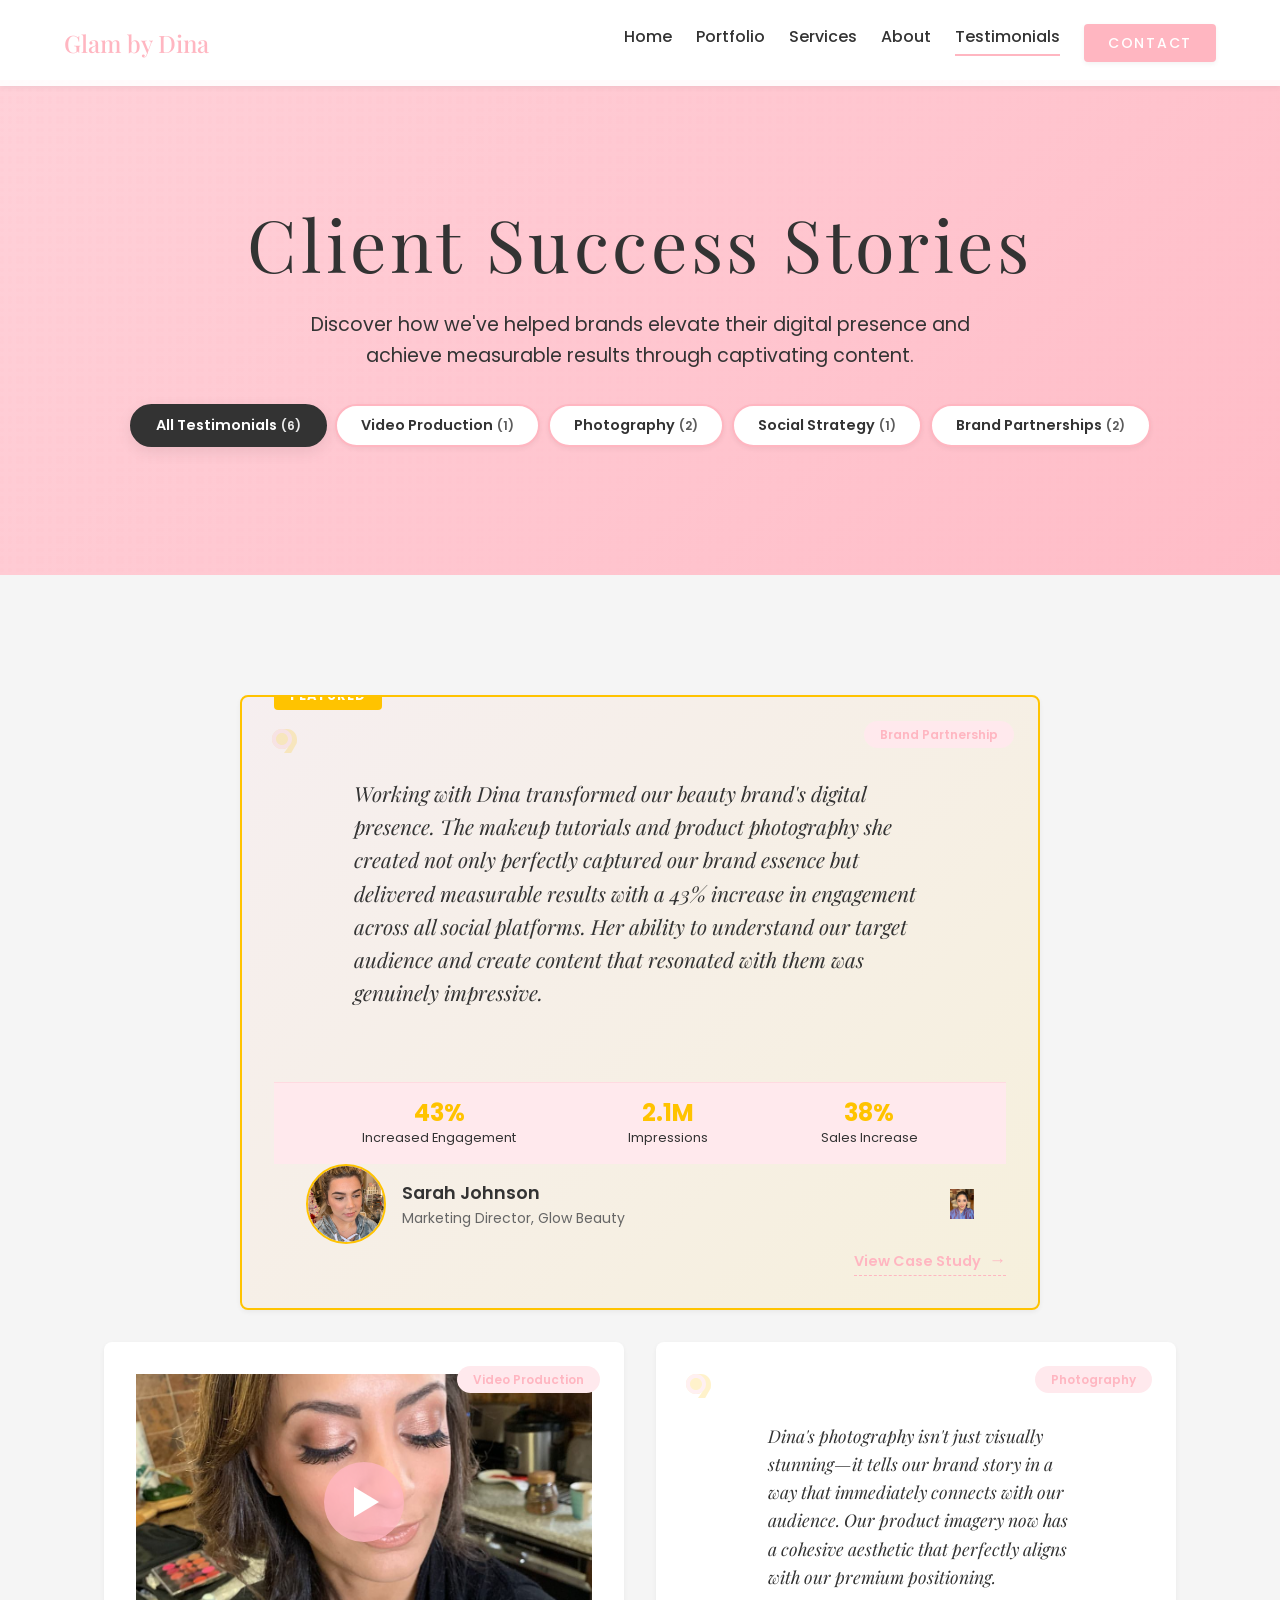
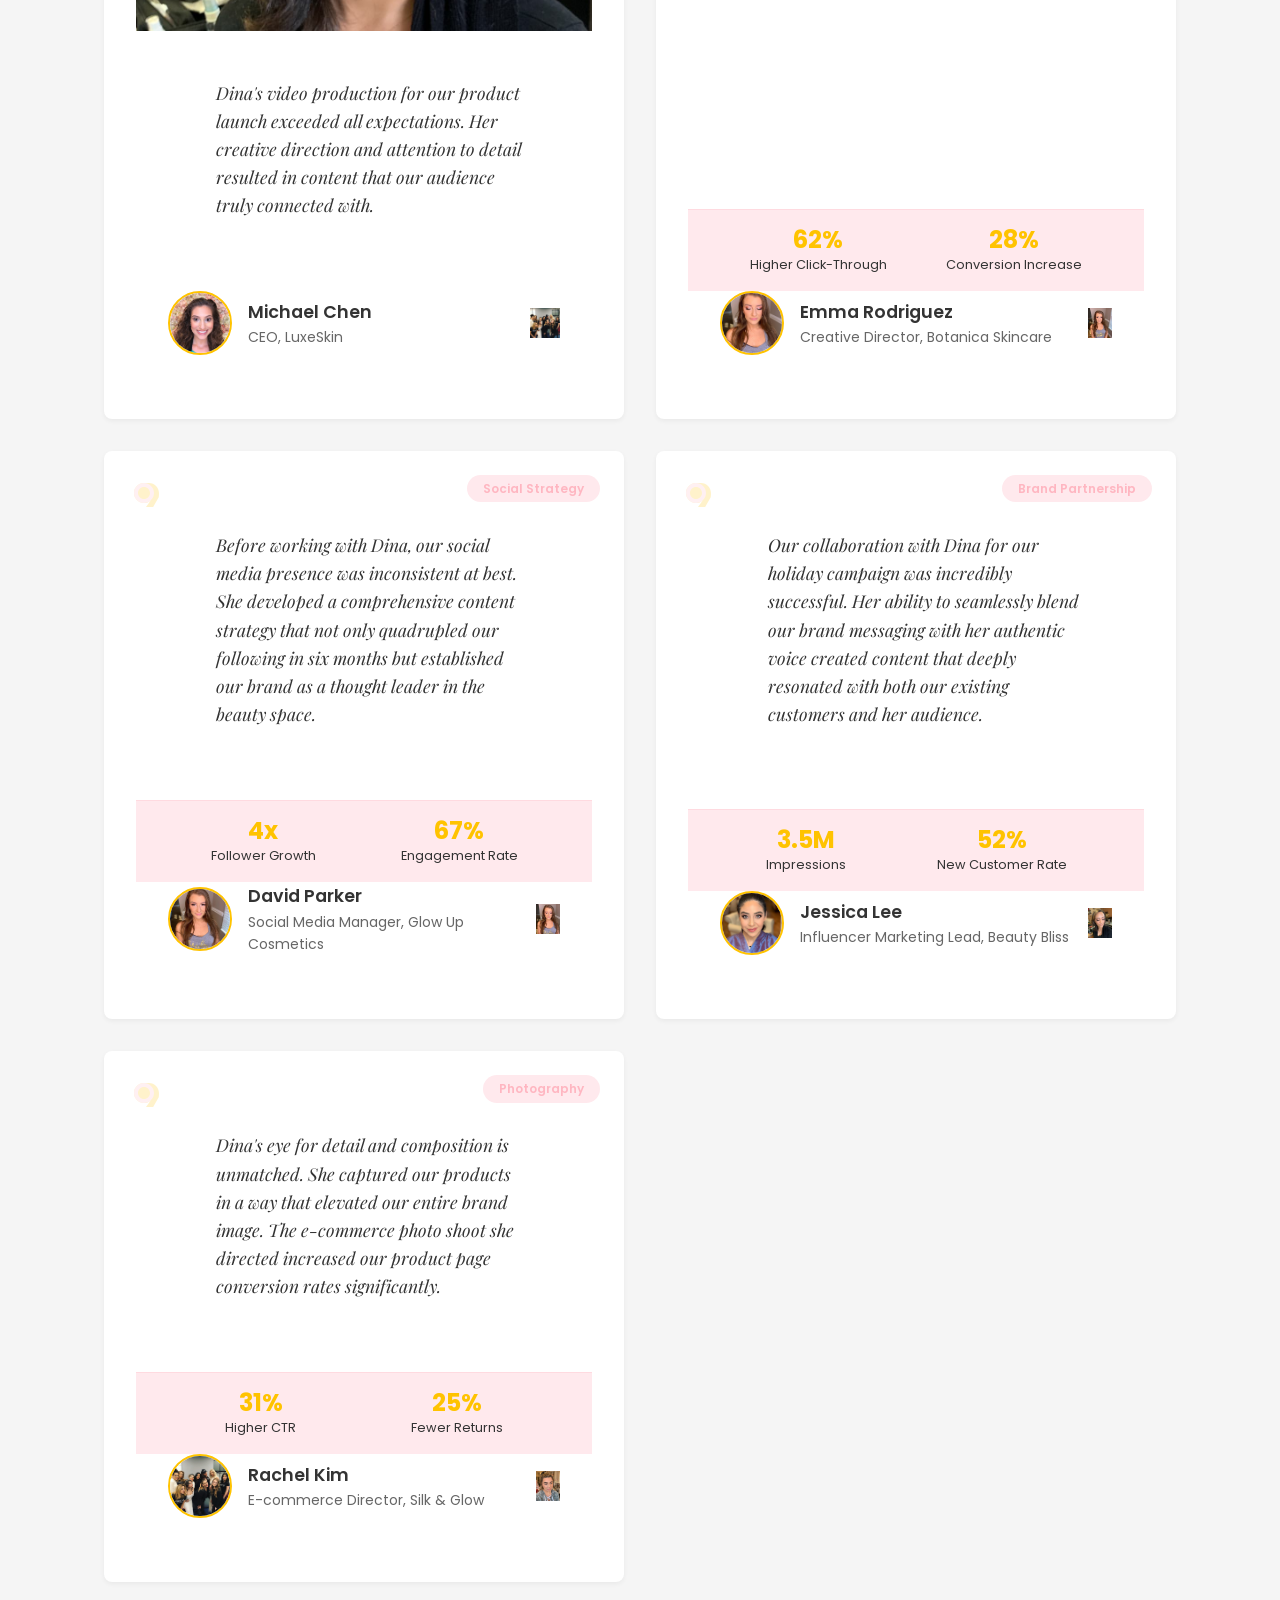
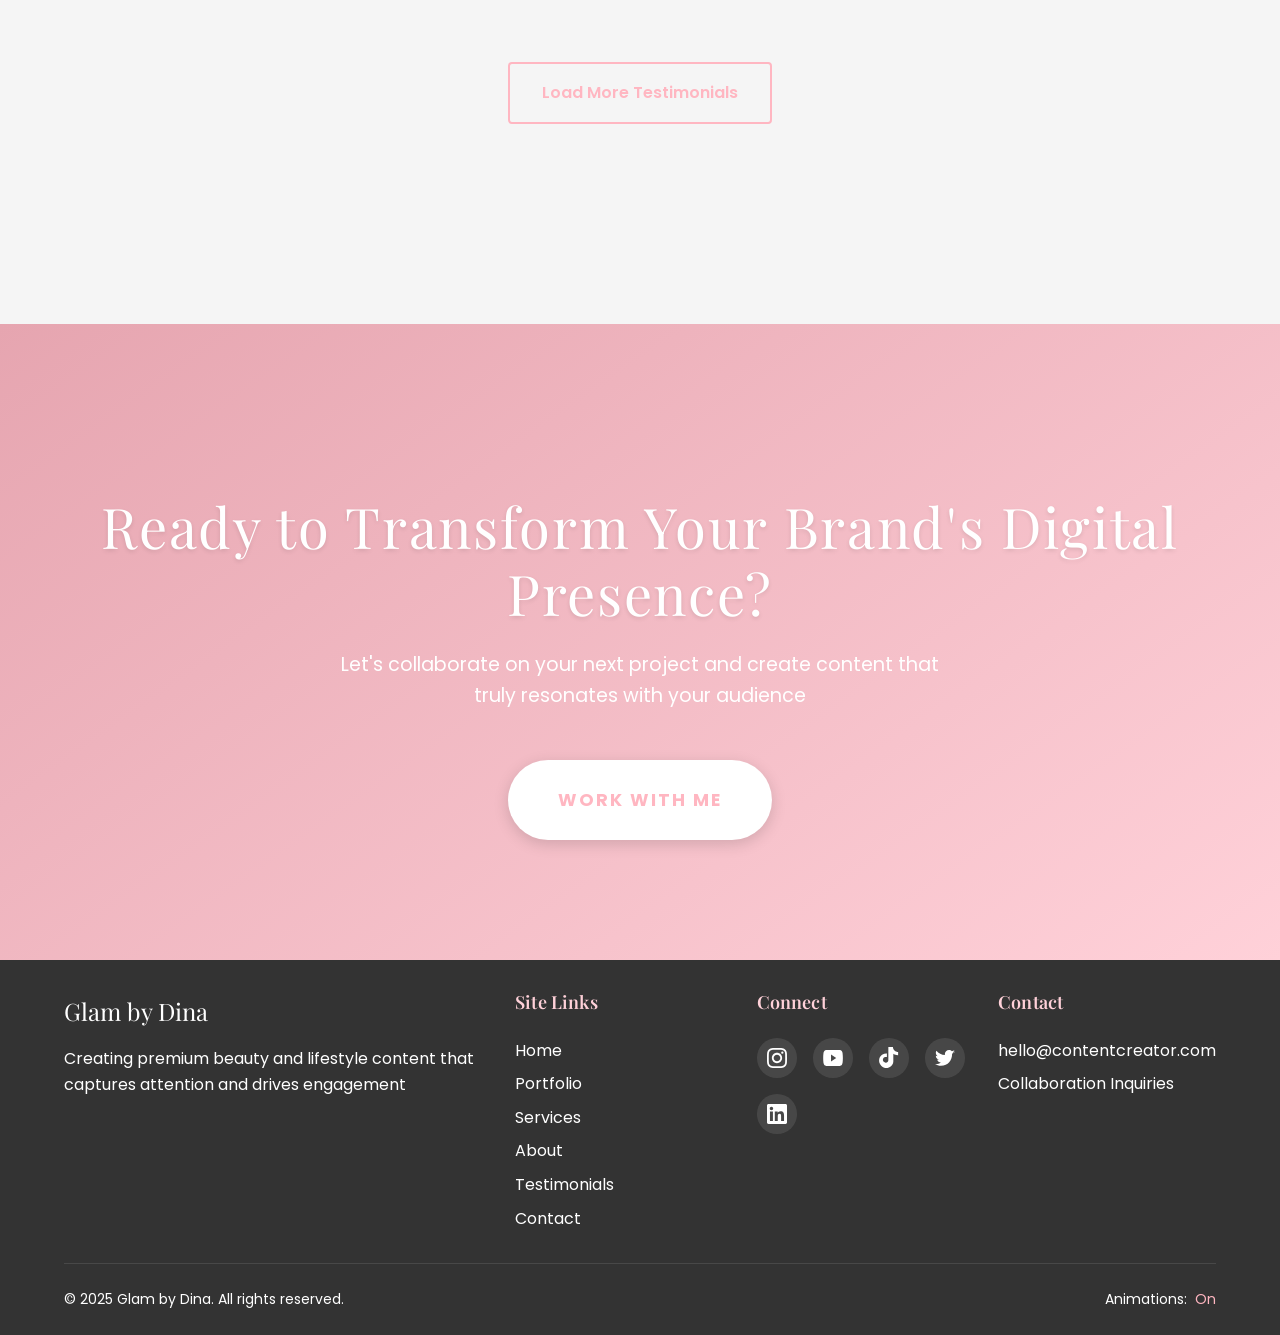
<file: testimonials.html>
<!DOCTYPE html>
<html lang="en">
<head>
    <meta charset="UTF-8">
    <meta name="viewport" content="width=device-width, initial-scale=1.0">
    <title>Client Testimonials - Glam by Dina</title>
    <link rel="preconnect" href="https://fonts.googleapis.com">
    <link rel="preconnect" href="https://fonts.gstatic.com" crossorigin>
    <link href="https://fonts.googleapis.com/css2?family=Playfair+Display:wght@300;400;500;600;700&family=Poppins:wght@300;400;500;600&display=swap" rel="stylesheet">
    <link rel="stylesheet" href="css/reset.css">
    <link rel="stylesheet" href="css/style.css">
    <link rel="stylesheet" href="css/testimonials.css">
    <link rel="stylesheet" href="css/call-to-action.css">
    <link rel="stylesheet" href="css/falling-photos.css">
</head>
<body>
    <header class="site-header">
        <div class="container">
            <div class="logo">
                <a href="index.html">Glam by Dina</a>
            </div>
            <nav class="main-nav">
                <ul>
                    <li><a href="index.html">Home</a></li>
                    <li><a href="portfolio.html">Portfolio</a></li>
                    <li><a href="services.html">Services</a></li>
                    <li><a href="about.html">About</a></li>
                    <li><a href="testimonials.html" class="active">Testimonials</a></li>
                    <li><a href="contact.html" class="cta-button">Contact</a></li>
                </ul>
                <div class="hamburger-menu">
                    <span></span>
                    <span></span>
                    <span></span>
                </div>
            </nav>
        </div>
    </header>

    <main>
        <!-- Testimonials Hero Section -->
        <section class="testimonials-hero">
            <div class="container">
                <h1>Client Success Stories</h1>
                <p>Discover how we've helped brands elevate their digital presence and achieve measurable results through captivating content.</p>
                <div class="testimonial-filter animate-on-scroll">
                    <button class="filter-button active" data-filter="all">All Testimonials</button>
                    <button class="filter-button" data-filter="video">Video Production</button>
                    <button class="filter-button" data-filter="photography">Photography</button>
                    <button class="filter-button" data-filter="social">Social Strategy</button>
                    <button class="filter-button" data-filter="brand">Brand Partnerships</button>
                </div>
            </div>
        </section>

        <!-- Testimonials Grid -->
        <section class="testimonials-section">
            <div class="testimonials-grid">
                <!-- Featured Testimonial -->
                <div class="testimonial-card featured-testimonial animate-on-scroll" data-category="brand">
                    <div class="service-tag">Brand Partnership</div>
                    <div class="testimonial-content">
                        <div class="quote-marks"></div>
                        <blockquote>
                            Working with Dina transformed our beauty brand's digital presence. The makeup tutorials and product photography she created not only perfectly captured our brand essence but delivered measurable results with a 43% increase in engagement across all social platforms. Her ability to understand our target audience and create content that resonated with them was genuinely impressive.
                        </blockquote>
                    </div>
                    <div class="testimonial-results">
                        <div class="result-metric">
                            <span class="metric-value">43%</span>
                            <span class="metric-label">Increased Engagement</span>
                        </div>
                        <div class="result-metric">
                            <span class="metric-value">2.1M</span>
                            <span class="metric-label">Impressions</span>
                        </div>
                        <div class="result-metric">
                            <span class="metric-value">38%</span>
                            <span class="metric-label">Sales Increase</span>
                        </div>
                    </div>
                    <div class="client-info">
                        <div class="client-image">
                            <img src="images/glam_by_dina7.jpg" alt="Sarah Johnson">
                        </div>
                        <div class="client-details">
                            <div class="client-name">Sarah Johnson</div>
                            <div class="client-position">Marketing Director, Glow Beauty</div>
                        </div>
                        <img src="images/glam_by_dina3.jpg" alt="Brand logo" class="partnership-logo">
                    </div>
                    <a href="#" class="case-study-link">View Case Study</a>
                </div>

                <!-- Video Testimonial -->
                <div class="testimonial-card video-testimonial animate-on-scroll" data-category="video">
                    <div class="video-thumbnail">
                        <img src="images/glam_by_dina6.jpg" alt="Video testimonial thumbnail">
                        <div class="play-button"></div>
                    </div>
                    <div class="service-tag">Video Production</div>
                    <div class="testimonial-content">
                        <blockquote>
                            Dina's video production for our product launch exceeded all expectations. Her creative direction and attention to detail resulted in content that our audience truly connected with.
                        </blockquote>
                    </div>
                    <div class="client-info">
                        <div class="client-image">
                        <img src="images/glam_by_dina8.jpg" alt="Michael Chen">
                        </div>
                        <div class="client-details">
                            <div class="client-name">Michael Chen</div>
                            <div class="client-position">CEO, LuxeSkin</div>
                        </div>
                        <img src="images/glam_by_dina1.jpg" alt="Brand logo" class="partnership-logo">
                    </div>
                </div>

                <!-- Photography Testimonial -->
                <div class="testimonial-card animate-on-scroll" data-category="photography">
                    <div class="service-tag">Photography</div>
                    <div class="testimonial-content">
                        <div class="quote-marks"></div>
                        <blockquote>
                            Dina's photography isn't just visually stunning—it tells our brand story in a way that immediately connects with our audience. Our product imagery now has a cohesive aesthetic that perfectly aligns with our premium positioning.
                        </blockquote>
                    </div>
                    <div class="testimonial-results">
                        <div class="result-metric">
                            <span class="metric-value">62%</span>
                            <span class="metric-label">Higher Click-Through</span>
                        </div>
                        <div class="result-metric">
                            <span class="metric-value">28%</span>
                            <span class="metric-label">Conversion Increase</span>
                        </div>
                    </div>
                    <div class="client-info">
                        <div class="client-image">
                            <img src="images/glam_by_dina5.jpg" alt="Emma Rodriguez">
                        </div>
                        <div class="client-details">
                            <div class="client-name">Emma Rodriguez</div>
                            <div class="client-position">Creative Director, Botanica Skincare</div>
                        </div>
                        <img src="images/glam_by_dina4.jpg" alt="Brand logo" class="partnership-logo">
                    </div>
                </div>

                <!-- Social Media Testimonial -->
                <div class="testimonial-card animate-on-scroll" data-category="social">
                    <div class="service-tag">Social Strategy</div>
                    <div class="testimonial-content">
                        <div class="quote-marks"></div>
                        <blockquote>
                            Before working with Dina, our social media presence was inconsistent at best. She developed a comprehensive content strategy that not only quadrupled our following in six months but established our brand as a thought leader in the beauty space.
                        </blockquote>
                    </div>
                    <div class="testimonial-results">
                        <div class="result-metric">
                            <span class="metric-value">4x</span>
                            <span class="metric-label">Follower Growth</span>
                        </div>
                        <div class="result-metric">
                            <span class="metric-value">67%</span>
                            <span class="metric-label">Engagement Rate</span>
                        </div>
                    </div>
                    <div class="client-info">
                        <div class="client-image">
                            <img src="images/glam_by_dina4.jpg" alt="David Parker">
                        </div>
                        <div class="client-details">
                            <div class="client-name">David Parker</div>
                            <div class="client-position">Social Media Manager, Glow Up Cosmetics</div>
                        </div>
                        <img src="images/glam_by_dina5.jpg" alt="Brand logo" class="partnership-logo">
                    </div>
                </div>

                <!-- Brand Collaboration Testimonial -->
                <div class="testimonial-card animate-on-scroll" data-category="brand">
                    <div class="service-tag">Brand Partnership</div>
                    <div class="testimonial-content">
                        <div class="quote-marks"></div>
                        <blockquote>
                            Our collaboration with Dina for our holiday campaign was incredibly successful. Her ability to seamlessly blend our brand messaging with her authentic voice created content that deeply resonated with both our existing customers and her audience.
                        </blockquote>
                    </div>
                    <div class="testimonial-results">
                        <div class="result-metric">
                            <span class="metric-value">3.5M</span>
                            <span class="metric-label">Impressions</span>
                        </div>
                        <div class="result-metric">
                            <span class="metric-value">52%</span>
                            <span class="metric-label">New Customer Rate</span>
                        </div>
                    </div>
                    <div class="client-info">
                        <div class="client-image">
                            <img src="images/glam_by_dina3.jpg" alt="Jessica Lee">
                        </div>
                        <div class="client-details">
                            <div class="client-name">Jessica Lee</div>
                            <div class="client-position">Influencer Marketing Lead, Beauty Bliss</div>
                        </div>
                        <img src="images/glam_by_dina6.jpg" alt="Brand logo" class="partnership-logo">
                    </div>
                </div>

                <!-- Photography Testimonial -->
                <div class="testimonial-card animate-on-scroll" data-category="photography">
                    <div class="service-tag">Photography</div>
                    <div class="testimonial-content">
                        <div class="quote-marks"></div>
                        <blockquote>
                            Dina's eye for detail and composition is unmatched. She captured our products in a way that elevated our entire brand image. The e-commerce photo shoot she directed increased our product page conversion rates significantly.
                        </blockquote>
                    </div>
                    <div class="testimonial-results">
                        <div class="result-metric">
                            <span class="metric-value">31%</span>
                            <span class="metric-label">Higher CTR</span>
                        </div>
                        <div class="result-metric">
                            <span class="metric-value">25%</span>
                            <span class="metric-label">Fewer Returns</span>
                        </div>
                    </div>
                    <div class="client-info">
                        <div class="client-image">
                            <img src="images/glam_by_dina1.jpg" alt="Rachel Kim">
                        </div>
                        <div class="client-details">
                            <div class="client-name">Rachel Kim</div>
                            <div class="client-position">E-commerce Director, Silk & Glow</div>
                        </div>
                        <img src="images/glam_by_dina7.jpg" alt="Brand logo" class="partnership-logo">
                    </div>
                </div>
            </div>

            <div class="load-more-container">
                <button class="load-more">Load More Testimonials</button>
            </div>
        </section>

        <!-- Call to Action -->
        <section class="call-to-action">
            <div class="container">
                <h2>Ready to Transform Your Brand's Digital Presence?</h2>
                <p>Let's collaborate on your next project and create content that truly resonates with your audience</p>
                <a href="contact.html" class="cta-button pulse">Work With Me</a>
            </div>
            <div class="floating-content">
                <!-- Falling photos will be added via JS -->
            </div>
        </section>
    </main>

    <footer class="site-footer">
        <div class="container">
            <div class="footer-grid">
                <div class="footer-col brand">
                    <div class="footer-logo">Glam by Dina</div>
                    <p>Creating premium beauty and lifestyle content that captures attention and drives engagement</p>
                </div>
                <div class="footer-col navigation">
                    <h4>Site Links</h4>
                    <ul>
                        <li><a href="index.html">Home</a></li>
                        <li><a href="portfolio.html">Portfolio</a></li>
                        <li><a href="services.html">Services</a></li>
                        <li><a href="about.html">About</a></li>
                        <li><a href="testimonials.html">Testimonials</a></li>
                        <li><a href="contact.html">Contact</a></li>
                    </ul>
                </div>
                <div class="footer-col social">
                    <h4>Connect</h4>
                    <div class="social-links">
                        <a href="#" aria-label="Instagram" class="instagram"></a>
                        <a href="#" aria-label="YouTube" class="youtube"></a>
                        <a href="#" aria-label="TikTok" class="tiktok"></a>
                        <a href="#" aria-label="Twitter" class="twitter"></a>
                        <a href="#" aria-label="LinkedIn" class="linkedin"></a>
                    </div>
                </div>
                <div class="footer-col contact">
                    <h4>Contact</h4>
                    <ul>
                        <li><a href="mailto:hello@contentcreator.com">hello@contentcreator.com</a></li>
                        <li><a href="contact.html">Collaboration Inquiries</a></li>
                    </ul>
                </div>
            </div>
            <div class="footer-bottom">
                <div class="copyright">© 2025 Glam by Dina. All rights reserved.</div>
                <div class="footer-settings">
                    <button class="animation-toggle" aria-label="Toggle animations">
                        <span class="toggle-label">Animations:</span>
                        <span class="toggle-status">On</span>
                    </button>
                </div>
            </div>
        </div>
    </footer>

    <script src="js/main.js"></script>
    <script src="js/floating-animation.js"></script>
    <script src="js/testimonials.js"></script>
</body>
</html>
</file>
<file: css/style.css>
/* 
 * Premium Content Creator Website
 * Main Stylesheet
 */

/* ============================
   1. DESIGN SYSTEM VARIABLES
   ============================ */

:root {
    /* Color System */
    --pink-100: #FFE9ED; /* 10% tint */
    --pink-250: #FFD1D9; /* 25% tint */
    --pink-500: #FFBCC7; /* 50% tint */
    --pink-750: #FFA8B7; /* 75% tint */
    --pink-1000: #FFB6C1; /* Primary Pink 100% */
    --pink-dark: #E6A5B0; /* Darker variation for active states */
    
    --gold-light: #FFDF80; /* Light gold */
    --gold: #FFC300; /* Primary Gold */
    --gold-deep: #CC9C00; /* Deep gold */
    
    --dark-gray: #333333; /* Primary text */
    --medium-gray: #666666; /* Secondary text */
    --light-gray: #F5F5F5; /* Secondary backgrounds */
    --white: #FFFFFF; /* Primary backgrounds */
    
    /* Typography */
    --font-primary: 'Playfair Display', serif;
    --font-secondary: 'Poppins', sans-serif;
    
    /* Shadows */
    --shadow-level1: 0px 2px 5px rgba(0,0,0,0.05);
    --shadow-level2: 0px 5px 15px rgba(0,0,0,0.08);
    --shadow-level3: 0px 10px 30px rgba(0,0,0,0.12);
    
    /* Animation Timing */
    --transition-fast: 150ms;
    --transition-medium: 250ms;
    --transition-slow: 350ms;
    --transition-very-slow: 450ms;
    
    /* Timing Function */
    --ease-standard: cubic-bezier(0.25, 0.1, 0.25, 1);
    --ease-in-out-back: cubic-bezier(0.175, 0.885, 0.32, 1.275);
    --ease-out: cubic-bezier(0.19, 1, 0.22, 1);
    
    /* Spacing */
    --space-xs: 8px;
    --space-sm: 16px;
    --space-md: 24px;
    --space-lg: 32px;
    --space-xl: 48px;
    --space-xxl: 80px;
    --space-xxxl: 120px;
    
    /* Layout */
    --container-max-width: 1280px;
    --container-padding: 5%;
    --border-radius-sm: 4px;
    --border-radius-md: 8px;
}

/* ============================
   2. GLOBAL STYLES
   ============================ */

body {
    color: var(--dark-gray);
    background-color: var(--white);
    font-family: var(--font-secondary);
    font-weight: 400;
    font-size: 1rem;
    line-height: 1.6;
}

.container {
    width: 100%;
    max-width: var(--container-max-width);
    margin: 0 auto;
    padding: 0 var(--container-padding);
}

/* Typography Styles */
h1, h2, h3, h4, h5, h6 {
    font-family: var(--font-primary);
    font-weight: 400;
    line-height: 1.2;
    margin-bottom: var(--space-md);
}

h1 {
    font-size: 4.5rem;
    font-weight: 300;
    letter-spacing: 0.05em;
    margin-bottom: var(--space-xl);
}

h2 {
    font-size: 3rem;
    letter-spacing: 0.03em;
    margin-top: var(--space-xl);
    margin-bottom: var(--space-lg);
}

h3 {
    font-size: 2rem;
    font-weight: 500;
    letter-spacing: 0.02em;
    margin-top: var(--space-lg);
    margin-bottom: var(--space-md);
}

h4 {
    font-size: 1.5rem;
    font-weight: 600;
    letter-spacing: 0.01em;
    margin-top: var(--space-md);
    margin-bottom: var(--space-sm);
}

p {
    margin-bottom: var(--space-sm);
    max-width: 75ch;
}

/* Button Styles */
.cta-button {
    display: inline-block;
    background-color: var(--pink-1000);
    color: var(--white);
    font-family: var(--font-secondary);
    font-weight: 600;
    font-size: 0.875rem;
    text-transform: uppercase;
    letter-spacing: 0.125em;
    padding: var(--space-sm) var(--space-md);
    border-radius: var(--border-radius-sm);
    border: none;
    cursor: pointer;
    box-shadow: var(--shadow-level1);
    transition: all var(--transition-medium) var(--ease-standard);
}

.cta-button:hover, 
.cta-button:focus {
    background-color: var(--pink-750);
    box-shadow: var(--shadow-level2);
    transform: translateY(-2px);
}

.cta-button:active {
    background-color: var(--pink-dark);
    box-shadow: none;
    transform: translateY(1px);
}

.cta-button.secondary {
    background-color: var(--white);
    color: var(--pink-1000);
    border: 1px solid var(--pink-1000);
}

.cta-button.secondary:hover, 
.cta-button.secondary:focus {
    background-color: var(--pink-100);
    border-color: var(--pink-750);
}

.cta-button.pulse {
    animation: pulse 3s infinite;
}

@keyframes pulse {
    0% {
        transform: scale(1);
        box-shadow: var(--shadow-level1);
    }
    50% {
        transform: scale(1.05);
        box-shadow: var(--shadow-level2);
    }
    100% {
        transform: scale(1);
        box-shadow: var(--shadow-level1);
    }
}

/* Link Styles */
a {
    color: var(--pink-1000);
    text-decoration: none;
    border-bottom: 1px dashed var(--pink-1000);
    transition: all var(--transition-medium) var(--ease-standard);
}

a:hover, a:focus {
    color: var(--gold);
    border-bottom: 1px solid var(--gold);
}

a:active {
    color: var(--pink-dark);
    border-bottom: none;
}

/* Navigation links don't have underlines */
nav a, .social-links a, .footer-logo a, .logo a {
    border-bottom: none;
}

/* Quote Styles */
blockquote {
    font-family: var(--font-primary);
    font-style: italic;
    font-size: 1.5rem;
    line-height: 1.8;
    padding: var(--space-md);
    margin: var(--space-lg) 0;
    background-color: var(--pink-100);
    border-left: 4px solid var(--pink-1000);
    position: relative;
}

blockquote::before {
    content: '"';
    font-size: 4rem;
    color: var(--gold);
    position: absolute;
    top: -1.5rem;
    left: var(--space-sm);
    opacity: 0.5;
}

/* Focus Styles for Accessibility */
*:focus-visible {
    outline: 2px solid var(--gold);
    outline-offset: 2px;
    animation: focus-pulse 1.5s infinite;
}

@keyframes focus-pulse {
    0% { outline-color: rgba(255, 195, 0, 0.7); }
    50% { outline-color: rgba(255, 195, 0, 1); }
    100% { outline-color: rgba(255, 195, 0, 0.7); }
}

/* Skip to content link */
.skip-to-content {
    position: absolute;
    top: -100px;
    left: 0;
    background: var(--pink-1000);
    color: white;
    padding: var(--space-sm) var(--space-md);
    z-index: 100;
    transition: top var(--transition-medium) var(--ease-standard);
}

.skip-to-content:focus {
    top: 0;
}

/* Utility Classes */
.gold-text {
    color: var(--gold);
}

.pink-text {
    color: var(--pink-1000);
}

.text-center {
    text-align: center;
}

.visually-hidden {
    position: absolute;
    width: 1px;
    height: 1px;
    padding: 0;
    margin: -1px;
    overflow: hidden;
    clip: rect(0, 0, 0, 0);
    white-space: nowrap;
    border: 0;
}

/* ============================
   3. LAYOUT COMPONENTS
   ============================ */

/* Site Header */
.site-header {
    position: fixed;
    top: 0;
    left: 0;
    width: 100%;
    z-index: 1000;
    padding: var(--space-md) 0;
    transition: all var(--transition-slow) var(--ease-standard);
    background-color: rgba(255, 255, 255, 0.9);
    box-shadow: var(--shadow-level1);
}

.site-header .container {
    display: flex;
    justify-content: space-between;
    align-items: center;
}

.site-header.scrolled {
    background-color: rgba(255, 255, 255, 0.95);
    box-shadow: var(--shadow-level1);
    padding: var(--space-sm) 0;
}

.logo {
    font-family: var(--font-primary);
    font-size: 1.5rem;
    font-weight: 500;
    color: var(--dark-gray);
    transition: color var(--transition-medium) var(--ease-standard);
}

.scrolled .logo {
    color: var(--dark-gray);
}

.main-nav ul {
    display: flex;
    gap: var(--space-md);
}

.main-nav a {
    color: var(--dark-gray);
    font-weight: 500;
    padding: var(--space-xs) 0;
    position: relative;
    transition: color var(--transition-medium) var(--ease-standard);
}

.scrolled .main-nav a {
    color: var(--dark-gray);
}

.main-nav a::after {
    content: '';
    position: absolute;
    bottom: 0;
    left: 0;
    width: 0;
    height: 2px;
    background-color: var(--pink-1000);
    transition: width var(--transition-medium) var(--ease-standard);
}

.main-nav a:hover::after,
.main-nav a:focus::after,
.main-nav a.active::after {
    width: 100%;
}

.main-nav a.cta-button {
    color: var(--white);
    padding: var(--space-xs) var(--space-md);
}

.main-nav a.cta-button::after {
    display: none;
}

.hamburger-menu {
    display: none;
    flex-direction: column;
    justify-content: space-between;
    width: 30px;
    height: 20px;
    cursor: pointer;
}

.hamburger-menu span {
    display: block;
    width: 100%;
    height: 2px;
    background-color: var(--dark-gray);
    transition: all var(--transition-medium) var(--ease-standard);
}

.scrolled .hamburger-menu span {
    background-color: var(--dark-gray);
}

/* Hero Section */
.hero {
    height: 100vh;
    min-height: 600px;
    position: relative;
    display: flex;
    align-items: center;
    justify-content: center;
    text-align: center;
    color: var(--white);
    overflow: hidden;
}

.hero-background {
    position: absolute;
    top: 0;
    left: 0;
    width: 100%;
    height: 100%;
    z-index: -1;
    background-color: var(--dark-gray);
}

.hero-background video,
.hero-background .hero-fallback-image {
    width: 100%;
    height: 100%;
    object-fit: cover;
    object-position: center;
    opacity: 1; /* Full opacity for maximum clarity */
}

/* Use a fallback image first, then fade in video if it loads */
.hero-fallback-image {
    position: absolute;
    top: 0;
    left: 0;
    z-index: 0;
}

.hero-content {
    z-index: 2; /* Ensure content is above background elements */
    /* Add text shadow to ensure text is readable without overlay */
    text-shadow: 1px 1px 3px rgba(0, 0, 0, 0.8), 
                0 0 5px rgba(0, 0, 0, 0.5),
                0 0 10px rgba(0, 0, 0, 0.3);
}

/* Removed overlay entirely */

.hero-content {
    max-width: 800px;
    padding: 0 var(--space-md);
    z-index: 1;
}

.hero h1 {
    text-shadow: 2px 2px 4px rgba(0, 0, 0, 0.9), 
                0 0 10px rgba(0, 0, 0, 0.7),
                0 0 20px rgba(0, 0, 0, 0.5);
    animation: fadeUpIn var(--transition-very-slow) var(--ease-in-out-back) forwards;
    font-weight: 400;
    letter-spacing: 0.05em;
    margin-bottom: var(--space-lg);
}

.hero p {
    font-size: 1.3rem;
    margin-bottom: var(--space-lg);
    max-width: 600px;
    margin-left: auto;
    margin-right: auto;
    animation: fadeUpIn var(--transition-very-slow) var(--ease-in-out-back) 0.15s forwards;
    text-shadow: 1px 1px 3px rgba(0, 0, 0, 0.9), 
                0 0 8px rgba(0, 0, 0, 0.6);
    line-height: 1.7;
}

.hero p.location {
    font-size: 1.1rem;
    margin-bottom: var(--space-lg);
    color: var(--white);
    background-color: rgba(0, 0, 0, 0.5);
    display: inline-block;
    padding: 8px 20px;
    border-radius: 30px;
    border: 1px solid rgba(255, 182, 193, 0.8);
    animation: fadeUpIn var(--transition-very-slow) var(--ease-in-out-back) 0.25s forwards;
    box-shadow: 0 4px 15px rgba(0, 0, 0, 0.4);
    letter-spacing: 0.03em;
    backdrop-filter: blur(3px);
}

.hero .cta-button {
    animation: fadeUpIn var(--transition-very-slow) var(--ease-in-out-back) 0.3s forwards;
    background-color: var(--pink-1000);
    color: white;
    padding: 14px 32px;
    font-size: 1rem;
    letter-spacing: 0.1em;
    box-shadow: 0 6px 15px rgba(0, 0, 0, 0.3);
    border: none;
    border-radius: 4px;
    position: relative;
    overflow: hidden;
}

.hero .cta-button:hover, 
.hero .cta-button:focus {
    background-color: var(--pink-750);
    transform: translateY(-3px);
    box-shadow: 0 8px 20px rgba(0, 0, 0, 0.4);
}

.hero .cta-button:before {
    content: '';
    position: absolute;
    top: 0;
    left: -100%;
    width: 100%;
    height: 100%;
    background: linear-gradient(
        90deg,
        rgba(255, 255, 255, 0) 0%,
        rgba(255, 255, 255, 0.2) 50%,
        rgba(255, 255, 255, 0) 100%
    );
    transition: all 0.6s;
}

.hero .cta-button:hover:before {
    left: 100%;
}

@keyframes fadeUpIn {
    from {
        opacity: 0;
        transform: translateY(20px);
    }
    to {
        opacity: 1;
        transform: translateY(0);
    }
}

/* Content Section Styles */
section {
    padding: var(--space-xxxl) 0;
}

section:nth-child(even) {
    background-color: var(--light-gray);
}

/* Content Highlights */
.content-highlights {
    text-align: center;
}

.content-carousel {
    display: flex;
    gap: var(--space-md);
    margin: var(--space-lg) 0;
    overflow-x: auto;
    scroll-snap-type: x mandatory;
    scrollbar-width: none; /* For Firefox */
    -ms-overflow-style: none; /* For IE and Edge */
    padding-bottom: var(--space-md);
}

.content-carousel::-webkit-scrollbar {
    display: none; /* For Chrome, Safari, and Opera */
}

.content-card {
    flex: 0 0 calc(33.333% - var(--space-md));
    scroll-snap-align: center;
    border-radius: var(--border-radius-md);
    overflow: hidden;
    box-shadow: var(--shadow-level1);
    transition: all var(--transition-medium) var(--ease-standard);
    background-color: var(--white);
}

.content-card:hover {
    transform: translateY(-5px) scale(1.05);
    box-shadow: var(--shadow-level2);
    border: 2px solid var(--gold);
}

.card-image {
    position: relative;
    overflow: hidden;
    aspect-ratio: 16 / 9;
    background-color: var(--medium-gray);
}

.card-image img {
    width: 100%;
    height: 100%;
    object-fit: cover;
    transition: transform var(--transition-medium) var(--ease-standard);
}

.content-card:hover .card-image img {
    transform: scale(1.1);
}

.category-tag {
    position: absolute;
    top: var(--space-sm);
    left: var(--space-sm);
    background-color: rgba(255, 255, 255, 0.9);
    padding: 4px var(--space-sm);
    border-radius: 50px;
    font-size: 0.75rem;
    font-weight: 600;
    display: flex;
    align-items: center;
    gap: 4px;
}

.category-tag.video-content {
    color: #FF4D4D;
}

.category-tag.photography {
    color: #4D7CFF;
}

.category-tag.social-media {
    color: #FF9900;
}

.category-tag.brand-collab {
    color: #00CC66;
}

.card-info {
    padding: var(--space-md);
    text-align: left;
}

.card-info h3 {
    font-size: 1.25rem;
    margin-top: 0;
    margin-bottom: var(--space-xs);
}

.card-info p {
    font-size: 0.875rem;
    color: var(--medium-gray);
    margin-bottom: 0;
}

.carousel-controls {
    display: flex;
    justify-content: center;
    align-items: center;
    gap: var(--space-md);
}

.prev-btn, .next-btn {
    background: none;
    border: none;
    color: var(--dark-gray);
    font-size: 1.5rem;
    cursor: pointer;
    transition: color var(--transition-medium) var(--ease-standard);
}

.prev-btn:hover, .next-btn:hover {
    color: var(--pink-1000);
}

.carousel-dots {
    display: flex;
    gap: var(--space-xs);
}

.dot {
    width: 10px;
    height: 10px;
    border-radius: 50%;
    background-color: var(--medium-gray);
    cursor: pointer;
    transition: all var(--transition-medium) var(--ease-standard);
}

.dot.active {
    background-color: var(--pink-1000);
    transform: scale(1.2);
}

/* Audience Metrics */
.audience-metrics {
    text-align: center;
}

.metrics-grid {
    display: grid;
    grid-template-columns: repeat(4, 1fr);
    gap: var(--space-md);
    margin: var(--space-lg) 0;
}

.metric-card {
    background-color: var(--white);
    border-radius: var(--border-radius-md);
    padding: var(--space-lg) var(--space-md);
    box-shadow: var(--shadow-level1);
    transition: all var(--transition-medium) var(--ease-standard);
    position: relative;
    overflow: hidden;
}

.metric-card:hover {
    transform: translateY(-5px);
    box-shadow: var(--shadow-level2);
}

.metric-card:after {
    content: '';
    position: absolute;
    top: 0;
    left: 0;
    width: 100%;
    height: 4px;
    background: linear-gradient(90deg, var(--pink-1000), var(--gold));
    opacity: 0;
    transition: opacity var(--transition-medium) var(--ease-standard);
}

.metric-card:hover:after {
    opacity: 1;
}

.platform-icon {
    width: 60px;
    height: 60px;
    margin: 0 auto var(--space-md);
    background-size: contain;
    background-repeat: no-repeat;
    background-position: center;
    transition: transform var(--transition-medium) var(--ease-standard);
}

.metric-card:hover .platform-icon {
    transform: scale(1.1);
}

.platform-icon.instagram {
    background-image: url('../images/icon-instagram.svg');
}

.platform-icon.youtube {
    background-image: url('../images/icon-youtube.svg');
}

.platform-icon.tiktok {
    background-image: url('../images/icon-tiktok.svg');
}

.platform-icon.newsletter {
    background-image: url('../images/icon-newsletter.svg');
}

.follower-count {
    font-size: 3rem;
    font-weight: 700;
    color: var(--pink-1000);
    margin-bottom: var(--space-xs);
    line-height: 1.2;
    transition: color var(--transition-medium) var(--ease-standard);
}

.metric-card:hover .follower-count {
    color: var(--pink-750);
}

.platform-name {
    font-weight: 600;
    margin-bottom: var(--space-xs);
    font-size: 1.1rem;
}

.engagement-rate {
    font-size: 0.95rem;
    color: var(--medium-gray);
}

.metrics-details {
    display: flex;
    justify-content: space-between;
    align-items: center;
    font-size: 0.875rem;
    color: var(--medium-gray);
}

.last-updated {
    margin-bottom: 0;
}

.details-link {
    color: var(--pink-1000);
}

/* Services Preview */
.services-preview {
    text-align: center;
}

.services-grid {
    display: grid;
    grid-template-columns: repeat(4, 1fr);
    gap: var(--space-md);
    margin: var(--space-lg) 0;
}

.service-card {
    background-color: var(--white);
    border-radius: var(--border-radius-md);
    padding: var(--space-xl) var(--space-md);
    box-shadow: var(--shadow-level1);
    border: 1px solid rgba(255, 182, 193, 0.4);
    transition: all var(--transition-medium) var(--ease-standard);
    position: relative;
    overflow: hidden;
    display: flex;
    flex-direction: column;
    height: 100%;
}

.service-card:hover {
    transform: translateY(-5px);
    box-shadow: var(--shadow-level2);
    border-color: var(--pink-1000);
}

.service-card::before {
    content: '';
    position: absolute;
    top: 0;
    left: 0;
    width: 100%;
    height: 100%;
    background: linear-gradient(135deg, rgba(255, 182, 193, 0.05), rgba(255, 195, 0, 0.05));
    opacity: 0;
    transition: opacity var(--transition-medium) var(--ease-standard);
}

.service-card:hover::before {
    opacity: 1;
}

.service-icon {
    width: 80px;
    height: 80px;
    margin: 0 auto var(--space-lg);
    background-size: contain;
    background-repeat: no-repeat;
    background-position: center;
    transition: transform var(--transition-medium) var(--ease-standard);
}

.service-card:hover .service-icon {
    transform: scale(1.1);
}

.service-icon.video-production {
    background-image: url('../images/icon-video.svg');
}

.service-icon.photography {
    background-image: url('../images/icon-photo.svg');
}

.service-icon.social-strategy {
    background-image: url('../images/icon-social.svg');
}

.service-icon.brand-collab {
    background-image: url('../images/icon-collab.svg');
}

.service-card h3 {
    font-size: 1.5rem;
    margin-top: var(--space-md);
    margin-bottom: var(--space-sm);
    color: var(--dark-gray);
    transition: color var(--transition-medium) var(--ease-standard);
}

.service-card:hover h3 {
    color: var(--pink-dark);
}

.service-card p {
    font-size: 1rem;
    margin-bottom: var(--space-lg);
    line-height: 1.5;
    flex-grow: 1;
}

.price-indicator {
    font-size: 1rem;
    margin-bottom: var(--space-md);
    font-weight: 500;
}

.gold-text {
    color: var(--gold);
    font-weight: 600;
}

.learn-more {
    display: inline-block;
    color: var(--pink-1000);
    font-weight: 600;
    font-size: 0.95rem;
    padding: var(--space-xs) var(--space-sm);
    border: 1px solid var(--pink-1000);
    border-radius: var(--border-radius-sm);
    transition: all var(--transition-medium) var(--ease-standard);
    text-transform: uppercase;
    letter-spacing: 0.05em;
}

.learn-more:hover {
    background-color: var(--pink-100);
    color: var(--pink-dark);
    transform: translateY(-2px);
    box-shadow: var(--shadow-level1);
    border-color: var(--pink-dark);
}

/* Testimonial Preview */
.testimonial-preview {
    text-align: center;
}

.testimonial-card {
    max-width: 800px;
    margin: 0 auto;
    padding: var(--space-lg);
    background-color: var(--white);
    border-radius: var(--border-radius-md);
    box-shadow: var(--shadow-level2);
    position: relative;
}

.quote-marks {
    position: absolute;
    top: var(--space-md);
    left: var(--space-md);
    width: 40px;
    height: 40px;
    background-image: url('../images/icon-quote.svg');
    background-size: contain;
    background-repeat: no-repeat;
    background-position: center;
    opacity: 0.2;
}

.testimonial-card blockquote {
    border: none;
    background: none;
    font-size: 1.25rem;
    padding: var(--space-sm) var(--space-lg);
    margin: 0 0 var(--space-md);
}

.testimonial-card blockquote::before {
    display: none;
}

.client-info {
    display: flex;
    align-items: center;
    justify-content: center;
    gap: var(--space-sm);
}

.client-image {
    width: 64px;
    height: 64px;
    border-radius: 50%;
    overflow: hidden;
    border: 2px solid var(--gold);
}

.client-details {
    text-align: left;
}

.client-name {
    font-weight: 600;
}

.client-position {
    font-size: 0.875rem;
    color: var(--medium-gray);
}

.view-more {
    display: inline-block;
    margin-top: var(--space-md);
    font-weight: 600;
}

/* Call to Action */
.call-to-action {
    text-align: center;
    background: linear-gradient(145deg, var(--pink-dark), var(--pink-250));
    color: var(--dark-gray);
    position: relative;
    overflow: hidden;
    padding: var(--space-xxxl) 0;
    min-height: 450px;
    display: flex;
    align-items: center;
    justify-content: center;
}

.call-to-action .container {
    position: relative;
    z-index: 5;
}

.call-to-action h2 {
    color: var(--white);
    text-shadow: 0 2px 5px rgba(0, 0, 0, 0.15);
    margin-bottom: var(--space-md);
    position: relative;
}

.call-to-action p {
    color: var(--white);
    max-width: 600px;
    margin-left: auto;
    margin-right: auto;
    margin-bottom: var(--space-xl);
    font-size: 1.2rem;
    line-height: 1.6;
    position: relative;
}

.call-to-action .cta-button {
    padding: var(--space-sm) var(--space-xl);
    font-size: 1.1rem;
    letter-spacing: 2px;
    box-shadow: 0 5px 15px rgba(0, 0, 0, 0.15);
    position: relative;
    background-color: var(--white);
    color: var(--pink-1000);
    border: 2px solid transparent;
    font-weight: 700;
}

.call-to-action .cta-button:hover {
    transform: translateY(-3px);
    box-shadow: 0 8px 25px rgba(0, 0, 0, 0.2);
    background-color: var(--white);
    color: var(--gold);
    border-color: var(--gold);
}

.call-to-action .cta-button.pulse {
    animation: pulsate 2s infinite;
}

@keyframes pulsate {
    0% {
        box-shadow: 0 0 0 0 rgba(255, 255, 255, 0.7);
        transform: scale(1);
    }
    50% {
        box-shadow: 0 0 0 15px rgba(255, 255, 255, 0);
        transform: scale(1.05);
    }
    100% {
        box-shadow: 0 0 0 0 rgba(255, 255, 255, 0);
        transform: scale(1);
    }
}

.floating-content {
    position: absolute;
    top: 0;
    left: 0;
    width: 100%;
    height: 100%;
    pointer-events: none;
    z-index: 1;
}

/* Newsletter Signup */
.newsletter-signup {
    text-align: center;
    background-color: var(--light-gray);
}

.newsletter-signup p {
    max-width: 600px;
    margin-left: auto;
    margin-right: auto;
    margin-bottom: var(--space-lg);
}

.signup-form {
    max-width: 500px;
    margin: 0 auto;
}

.form-group {
    display: flex;
    gap: var(--space-xs);
}

.signup-form input {
    flex: 1;
    padding: var(--space-sm);
    border: 1px solid var(--medium-gray);
    border-radius: var(--border-radius-sm);
    transition: all var(--transition-medium) var(--ease-standard);
}

.signup-form input:focus {
    border-color: var(--pink-1000);
    box-shadow: 0 0 0 3px rgba(255, 182, 193, 0.3);
}

.submit-btn {
    background-color: var(--pink-1000);
    color: var(--white);
    border: none;
    padding: var(--space-sm) var(--space-md);
    border-radius: var(--border-radius-sm);
    cursor: pointer;
    transition: all var(--transition-medium) var(--ease-standard);
}

.submit-btn:hover {
    background-color: var(--pink-750);
}

.submit-btn:active {
    background-color: var(--pink-dark);
    transform: translateY(1px);
}

.form-confirmation {
    margin-top: var(--space-md);
    display: none;
}

.success-message {
    display: flex;
    align-items: center;
    justify-content: center;
    gap: var(--space-sm);
    color: #2E7D32;
}

.success-icon {
    width: 24px;
    height: 24px;
    background-image: url('../images/icon-success.svg');
    background-size: contain;
    background-repeat: no-repeat;
    background-position: center;
}

/* Site Footer */
.site-footer {
    background-color: var(--dark-gray);
    color: var(--white);
    padding: var(--space-lg) 0 var(--space-md);
}

.footer-grid {
    display: grid;
    grid-template-columns: 2fr 1fr 1fr 1fr;
    gap: var(--space-lg);
    margin-bottom: var(--space-lg);
}

.footer-logo {
    font-family: var(--font-primary);
    font-size: 1.5rem;
    margin-bottom: var(--space-sm);
}

.footer-col h4 {
    margin-top: 0;
    margin-bottom: var(--space-md);
    font-size: 1.125rem;
    color: var(--pink-250);
}

.footer-col ul {
    display: flex;
    flex-direction: column;
    gap: var(--space-xs);
}

.footer-col a {
    color: var(--white);
    border-bottom: none;
    transition: color var(--transition-medium) var(--ease-standard);
}

.footer-col a:hover {
    color: var(--pink-1000);
}

.social-links {
    display: flex;
    gap: var(--space-sm);
    flex-wrap: wrap;
}

.social-links a {
    display: block;
    width: 40px;
    height: 40px;
    border-radius: 50%;
    background-color: rgba(255, 255, 255, 0.1);
    background-size: 20px;
    background-position: center;
    background-repeat: no-repeat;
    transition: all var(--transition-medium) var(--ease-standard);
}

.social-links a:hover {
    background-color: var(--pink-1000);
    transform: translateY(-3px);
}

.social-links .instagram {
    background-image: url('../images/icon-instagram-white.svg');
}

.social-links .youtube {
    background-image: url('../images/icon-youtube-white.svg');
}

.social-links .tiktok {
    background-image: url('../images/icon-tiktok-white.svg');
}

.social-links .twitter {
    background-image: url('../images/icon-twitter-white.svg');
}

.social-links .linkedin {
    background-image: url('../images/icon-linkedin-white.svg');
}

.footer-bottom {
    display: flex;
    justify-content: space-between;
    align-items: center;
    padding-top: var(--space-md);
    border-top: 1px solid rgba(255, 255, 255, 0.1);
    font-size: 0.875rem;
}

.animation-toggle {
    background: none;
    border: none;
    color: var(--white);
    cursor: pointer;
    font-size: 0.875rem;
    display: flex;
    align-items: center;
    gap: var(--space-xs);
}

.toggle-status {
    color: var(--pink-1000);
}

/* ============================
   4. RESPONSIVE STYLES
   ============================ */

/* Tablet Styles (768px to 1279px) */
@media screen and (max-width: 1279px) {
    h1 {
        font-size: 3.5rem;
    }
    
    h2 {
        font-size: 2.5rem;
    }
    
    h3 {
        font-size: 1.75rem;
    }
    
    .metrics-grid,
    .services-grid {
        grid-template-columns: repeat(2, 1fr);
    }
    
    .content-card {
        flex: 0 0 calc(50% - var(--space-md));
    }
    
    section {
        padding: var(--space-xl) 0;
    }
    
    .footer-grid {
        grid-template-columns: 1fr 1fr;
        row-gap: var(--space-lg);
    }
}

/* Mobile Styles (375px to 767px) */
@media screen and (max-width: 767px) {
    h1 {
        font-size: 2.5rem;
        margin-bottom: var(--space-md);
    }
    
    h2 {
        font-size: 2rem;
        margin-top: var(--space-lg);
        margin-bottom: var(--space-md);
    }
    
    h3 {
        font-size: 1.5rem;
    }
    
    .main-nav ul {
        display: none;
    }
    
    .hamburger-menu {
        display: flex;
    }
    
    .hero {
        min-height: 500px;
    }
    
    .metrics-grid,
    .services-grid {
        grid-template-columns: 1fr;
    }
    
    .content-card {
        flex: 0 0 calc(100% - var(--space-md));
    }
    
    section {
        padding: var(--space-lg) 0;
    }
    
    .footer-grid {
        grid-template-columns: 1fr;
    }
    
    .footer-bottom {
        flex-direction: column;
        gap: var(--space-sm);
        text-align: center;
    }
    
    .form-group {
        flex-direction: column;
    }
    
    .signup-form input,
    .submit-btn {
        width: 100%;
    }
    
    .client-info {
        flex-direction: column;
        text-align: center;
    }
    
    .client-details {
        text-align: center;
    }
}

/* Mobile Menu Styles */
.mobile-menu {
    position: fixed;
    top: 0;
    right: -100%;
    width: 80%;
    height: 100vh;
    background: linear-gradient(135deg, var(--pink-1000), var(--pink-dark));
    z-index: 1001;
    padding: var(--space-xxl) var(--space-md);
    transition: right var(--transition-slow) var(--ease-standard);
    overflow-y: auto;
}

.mobile-menu.active {
    right: 0;
}

.mobile-menu-close {
    position: absolute;
    top: var(--space-md);
    right: var(--space-md);
    background: none;
    border: none;
    color: var(--white);
    font-size: 1.5rem;
    cursor: pointer;
}

.mobile-menu ul {
    display: flex;
    flex-direction: column;
    gap: var(--space-md);
}

.mobile-menu a {
    color: var(--white);
    font-size: 1.25rem;
    font-weight: 600;
    display: block;
    padding: var(--space-sm) 0;
    border-bottom: 1px solid rgba(255, 255, 255, 0.2);
}

.mobile-menu a.active {
    color: var(--gold);
}

.menu-overlay {
    position: fixed;
    top: 0;
    left: 0;
    width: 100%;
    height: 100vh;
    background-color: rgba(0, 0, 0, 0.5);
    z-index: 1000;
    opacity: 0;
    visibility: hidden;
    transition: all var(--transition-medium) var(--ease-standard);
}

.menu-overlay.active {
    opacity: 1;
    visibility: visible;
}

/* Animation Classes */
.animate-on-scroll {
    opacity: 0;
    transform: translateY(20px);
    transition: opacity var(--transition-very-slow) var(--ease-standard),
                transform var(--transition-very-slow) var(--ease-standard);
}

.animate-on-scroll.visible {
    opacity: 1;
    transform: translateY(0);
}

@media (prefers-reduced-motion: reduce) {
    .animate-on-scroll {
        opacity: 1;
        transform: none;
        transition: none;
    }
    
    .falling-photo {
        animation-duration: 20s !important;
        animation-play-state: paused !important;
        opacity: 0.3 !important;
    }
    
    .cta-button.pulse,
    .pulse,
    [class*='animate'],
    [class*='float'],
    [class*='fade'] {
        animation: none !important;
        transition: none !important;
    }
}

/* Add animation disabling class */
.animations-disabled .falling-photo {
    animation-play-state: paused !important;
    opacity: 0.3 !important;
}

.animations-disabled .cta-button.pulse,
.animations-disabled .pulse,
.animations-disabled [class*='animate'],
.animations-disabled [class*='float'],
.animations-disabled [class*='fade'] {
    animation: none !important;
    transition: none !important;
}
</file>
<file: css/testimonials.css>
/* 
 * Testimonials Page Styling
 * Custom styles for the testimonials page
 */

/* Testimonials Hero Section */
.testimonials-hero {
    background: linear-gradient(135deg, var(--pink-250), var(--pink-500));
    padding: var(--space-xxxl) 0 var(--space-xxl);
    text-align: center;
    position: relative;
    overflow: hidden;
    margin-top: 80px;
}

.testimonials-hero::before {
    content: '';
    position: absolute;
    top: 0;
    left: 0;
    width: 100%;
    height: 100%;
    background-image: url('../images/pattern-dots.svg');
    background-repeat: repeat;
    background-size: 20px;
    opacity: 0.1;
}

.testimonials-hero h1 {
    color: var(--dark-gray);
    position: relative;
    margin-bottom: var(--space-md);
}

.testimonials-hero p {
    max-width: 700px;
    margin: 0 auto var(--space-lg);
    color: var(--dark-gray);
    position: relative;
    font-size: 1.2rem;
}

/* Testimonial Filter */
.testimonial-filter {
    display: flex;
    justify-content: center;
    margin-bottom: var(--space-xl);
    flex-wrap: wrap;
    gap: var(--space-xs);
}

.filter-button {
    background-color: var(--white);
    border: 2px solid var(--pink-1000);
    border-radius: 50px;
    padding: var(--space-xs) var(--space-md);
    font-family: var(--font-secondary);
    font-weight: 600;
    font-size: 0.9rem;
    color: var(--dark-gray);
    cursor: pointer;
    transition: all var(--transition-medium) var(--ease-standard);
    box-shadow: var(--shadow-level1);
}

.filter-button:hover, 
.filter-button:focus {
    background-color: var(--pink-100);
    color: var(--pink-1000);
    transform: translateY(-2px);
    box-shadow: var(--shadow-level2);
}

.filter-button.active {
    background-color: var(--dark-gray);
    border-color: var(--dark-gray);
    color: var(--white);
    box-shadow: var(--shadow-level2);
}

/* Style for the count in filter buttons */
.filter-button .count {
    margin-left: 4px;
    opacity: 0.8;
    font-size: 0.85em;
}

.filter-button.active .count {
    color: var(--white);
    opacity: 0.9;
}

/* Testimonial Grid */
.testimonials-grid {
    display: grid;
    grid-template-columns: repeat(2, 1fr);
    gap: var(--space-lg);
    max-width: 1200px;
    margin: 0 auto;
    padding: 0 var(--container-padding);
}

/* Enhanced Testimonial Card for Full Testimonials Page */
.testimonial-card {
    background-color: var(--white);
    border-radius: var(--border-radius-md);
    box-shadow: var(--shadow-level1);
    transition: all var(--transition-medium) var(--ease-standard);
    overflow: hidden;
    position: relative;
    display: flex;
    flex-direction: column;
}

.testimonial-card:hover {
    transform: translateY(-5px);
    box-shadow: var(--shadow-level2);
}

.testimonial-card::after {
    content: '';
    position: absolute;
    top: 0;
    left: 0;
    width: 100%;
    height: 4px;
    background: linear-gradient(90deg, var(--pink-1000), var(--gold));
    opacity: 0;
    transition: opacity var(--transition-medium) var(--ease-standard);
}

.testimonial-card:hover::after {
    opacity: 1;
}

.testimonial-content {
    padding: var(--space-lg);
    flex-grow: 1;
}

.quote-marks {
    position: absolute;
    top: var(--space-md);
    left: var(--space-md);
    width: 40px;
    height: 40px;
    background-image: url('../images/icon-quote.svg');
    background-size: contain;
    background-repeat: no-repeat;
    background-position: center;
    opacity: 0.2;
}

.testimonial-card blockquote {
    border: none;
    background: none;
    font-size: 1.1rem;
    line-height: 1.6;
    padding: var(--space-sm) var(--space-lg) var(--space-sm) var(--space-xl);
    margin: 0 0 var(--space-md);
    position: relative;
    z-index: 1;
}

.testimonial-card blockquote::before {
    display: none;
}

/* Testimonial Service Tag */
.service-tag {
    position: absolute;
    top: var(--space-md);
    right: var(--space-md);
    padding: 4px var(--space-sm);
    border-radius: 50px;
    font-size: 0.75rem;
    font-weight: 600;
    background-color: var(--pink-100);
    color: var(--pink-1000);
    z-index: 2;
}

/* Client Info Section */
.client-info {
    display: flex;
    align-items: center;
    padding: 0 var(--space-lg) var(--space-lg);
    gap: var(--space-sm);
}

.client-image {
    width: 64px;
    height: 64px;
    border-radius: 50%;
    overflow: hidden;
    border: 2px solid var(--gold);
    flex-shrink: 0;
    transition: all var(--transition-medium) var(--ease-standard);
    position: relative;
}

.testimonial-card:hover .client-image {
    box-shadow: 0 0 0 4px rgba(255, 195, 0, 0.3);
}

.client-image img {
    width: 100%;
    height: 100%;
    object-fit: cover;
}

.client-details {
    flex-grow: 1;
}

.client-name {
    font-weight: 600;
    color: var(--dark-gray);
    font-size: 1.1rem;
}

.client-position {
    font-size: 0.875rem;
    color: var(--medium-gray);
}

.partnership-logo {
    max-width: 80px;
    max-height: 30px;
    object-fit: contain;
    margin-left: auto;
}

/* Results Display */
.testimonial-results {
    background-color: var(--pink-100);
    padding: var(--space-sm) var(--space-lg);
    display: flex;
    justify-content: space-around;
    border-top: 1px solid rgba(255, 182, 193, 0.3);
}

.result-metric {
    text-align: center;
}

.metric-value {
    font-size: 1.5rem;
    font-weight: 700;
    color: var(--gold);
    display: block;
    line-height: 1.2;
}

.metric-label {
    font-size: 0.8rem;
    color: var(--dark-gray);
    display: block;
}

/* Featured Testimonial */
.featured-testimonial {
    grid-column: 1 / -1;
    background: linear-gradient(135deg, rgba(255, 182, 193, 0.1), rgba(255, 195, 0, 0.1));
    border: 2px solid var(--gold);
    transform: none;
}

.featured-testimonial::before {
    content: 'Featured';
    position: absolute;
    top: -15px;
    left: var(--space-lg);
    background-color: var(--gold);
    color: var(--white);
    padding: 4px var(--space-sm);
    border-radius: 4px;
    font-size: 0.8rem;
    font-weight: 700;
    text-transform: uppercase;
    letter-spacing: 1px;
    z-index: 3;
}

.featured-testimonial .client-image {
    width: 80px;
    height: 80px;
}

.featured-testimonial blockquote {
    font-size: 1.3rem;
}

/* Video Testimonials */
.video-testimonial {
    position: relative;
}

.video-thumbnail {
    width: 100%;
    height: 0;
    padding-bottom: 56.25%;
    position: relative;
    overflow: hidden;
}

.video-thumbnail img {
    width: 100%;
    height: 100%;
    object-fit: cover;
    position: absolute;
    top: 0;
    left: 0;
    transition: transform var(--transition-medium) var(--ease-standard);
}

.video-testimonial:hover .video-thumbnail img {
    transform: scale(1.05);
}

.play-button {
    position: absolute;
    top: 50%;
    left: 50%;
    transform: translate(-50%, -50%);
    width: 80px;
    height: 80px;
    background-color: rgba(255, 182, 193, 0.8);
    border-radius: 50%;
    display: flex;
    align-items: center;
    justify-content: center;
    cursor: pointer;
    transition: all var(--transition-medium) var(--ease-standard);
}

.play-button::after {
    content: '';
    width: 0;
    height: 0;
    border-top: 15px solid transparent;
    border-left: 25px solid white;
    border-bottom: 15px solid transparent;
    margin-left: 5px;
}

.video-testimonial:hover .play-button {
    background-color: var(--pink-1000);
    transform: translate(-50%, -50%) scale(1.1);
}

/* Case Study Link */
.case-study-link {
    position: absolute;
    bottom: var(--space-lg);
    right: var(--space-lg);
    color: var(--pink-1000);
    font-weight: 600;
    font-size: 0.9rem;
    display: flex;
    align-items: center;
    gap: var(--space-xs);
    transition: all var(--transition-medium) var(--ease-standard);
}

.case-study-link:hover {
    color: var(--gold);
}

.case-study-link::after {
    content: '→';
    font-size: 1.2em;
    transition: transform var(--transition-medium) var(--ease-standard);
}

.case-study-link:hover::after {
    transform: translateX(4px);
}

/* Load More Button */
.load-more-container {
    text-align: center;
    margin: var(--space-xxl) 0;
}

.load-more {
    background: none;
    border: 2px solid var(--pink-1000);
    border-radius: var(--border-radius-sm);
    padding: var(--space-sm) var(--space-lg);
    font-family: var(--font-secondary);
    font-weight: 600;
    font-size: 1rem;
    color: var(--pink-1000);
    cursor: pointer;
    transition: all var(--transition-medium) var(--ease-standard);
}

.load-more:hover, 
.load-more:focus {
    background-color: var(--pink-1000);
    color: var(--white);
    transform: translateY(-2px);
    box-shadow: var(--shadow-level1);
}

/* Responsive Adjustments */
@media screen and (max-width: 992px) {
    .testimonials-grid {
        grid-template-columns: 1fr;
    }
    
    .featured-testimonial {
        grid-column: auto;
    }
}

@media screen and (max-width: 767px) {
    .testimonials-hero {
        padding: var(--space-xxl) 0 var(--space-xl);
        margin-top: 60px;
    }
    
    .testimonials-hero h1 {
        font-size: 2.5rem;
    }
    
    .testimonials-hero p {
        font-size: 1rem;
    }
    
    .testimonial-filter {
        flex-direction: column;
        align-items: center;
        gap: var(--space-sm);
    }
    
    .filter-button {
        width: 100%;
        max-width: 300px;
    }
    
    .testimonial-results {
        flex-wrap: wrap;
        gap: var(--space-sm);
    }
    
    .result-metric {
        flex: 0 0 calc(50% - var(--space-sm));
    }
    
    .client-info {
        flex-direction: column;
        text-align: center;
    }
    
    .client-details {
        text-align: center;
    }
    
    .partnership-logo {
        margin: var(--space-sm) auto 0;
    }
}
</file>
<file: css/call-to-action.css>
/* 
 * Enhanced Call to Action Styles
 */

/* Call to Action */
.call-to-action {
    text-align: center;
    background: linear-gradient(145deg, var(--pink-dark), var(--pink-250));
    color: var(--dark-gray);
    position: relative;
    overflow: hidden;
    padding: var(--space-xxxl) 0;
    min-height: 500px;
}

.call-to-action .container {
    position: relative;
    z-index: 2;
}

.call-to-action h2 {
    color: var(--white);
    text-shadow: 0 2px 4px rgba(0, 0, 0, 0.1);
    margin-bottom: var(--space-md);
    font-size: 3.5rem;
}

.call-to-action p {
    color: var(--white);
    max-width: 600px;
    margin-left: auto;
    margin-right: auto;
    margin-bottom: var(--space-xl);
    font-size: 1.2rem;
    line-height: 1.6;
}

.floating-content {
    position: absolute;
    top: 0;
    left: 0;
    width: 100%;
    height: 100%;
    opacity: 1;
    pointer-events: none;
    z-index: 1;
    overflow: hidden;
}

/* Make the CTA button more prominent */
.call-to-action .cta-button {
    background-color: var(--white);
    color: var(--pink-1000);
    font-size: 1.1rem;
    padding: var(--space-md) var(--space-xl);
    border-radius: 50px;
    box-shadow: 0 4px 15px rgba(0, 0, 0, 0.15);
    transform: translateY(0);
    border: 2px solid transparent;
    transition: all 0.3s ease;
}

.call-to-action .cta-button:hover {
    background-color: transparent;
    color: var(--white);
    border-color: var(--white);
    transform: translateY(-5px);
    box-shadow: 0 6px 20px rgba(0, 0, 0, 0.2);
}

.call-to-action .cta-button.pulse {
    animation: ctaPulse 3s infinite;
}

@keyframes ctaPulse {
    0% {
        transform: scale(1);
        box-shadow: 0 4px 15px rgba(0, 0, 0, 0.15);
    }
    50% {
        transform: scale(1.05);
        box-shadow: 0 8px 25px rgba(0, 0, 0, 0.25);
    }
    100% {
        transform: scale(1);
        box-shadow: 0 4px 15px rgba(0, 0, 0, 0.15);
    }
}

/* Falling Photos Styling */
.floating-item {
    transition: transform 0.3s ease;
    will-change: transform, opacity;
    backface-visibility: hidden;
}

.floating-item:hover {
    z-index: 10 !important;
}

.falling-photo {
    border: 2px solid rgba(255, 255, 255, 0.6);
    transition: all 0.3s ease;
    transform-origin: center center;
    cursor: pointer;
}

/* Control the density of falling photos */
@media (prefers-reduced-motion: reduce) {
    .falling-photo {
        animation-duration: 20s !important;
    }
}

/* Responsive Adjustments */
@media screen and (max-width: 768px) {
    .call-to-action h2 {
        font-size: 2.5rem;
    }
    
    .call-to-action p {
        font-size: 1rem;
    }
    
    .call-to-action .cta-button {
        font-size: 1rem;
        padding: var(--space-sm) var(--space-lg);
    }
}
</file>
<file: css/falling-photos.css>
/* 
 * Falling Photos Animation Styles
 * Custom animation for photo rain effect in call-to-action section
 */

/* Falling Photos Container */
.floating-content {
    position: absolute;
    top: 0;
    left: 0;
    width: 100%;
    height: 100%;
    opacity: 1;
    pointer-events: none;
    z-index: 1;
    overflow: hidden;
}

/* Photo Styling */
.falling-photo {
    position: absolute;
    border-radius: 8px;
    overflow: hidden;
    box-shadow: 0 4px 15px rgba(0,0,0,0.2);
    will-change: transform, opacity;
    backface-visibility: hidden;
    border: 2px solid rgba(255, 255, 255, 0.6);
    transform-origin: center center;
    cursor: pointer;
    transition: all 0.3s ease;
    pointer-events: auto;
}

/* Pink Overlay for Brand Consistency */
.falling-photo::after {
    content: '';
    position: absolute;
    top: 0;
    left: 0;
    width: 100%;
    height: 100%;
    background-color: rgba(255, 182, 193, 0.2);
    mix-blend-mode: overlay;
    pointer-events: none;
}

/* Hover Interaction */
.falling-photo:hover {
    transform: scale(1.1) !important;
    z-index: 100 !important;
    opacity: 1 !important;
    box-shadow: 0 8px 25px rgba(0,0,0,0.3) !important;
    animation-play-state: paused !important;
    border-color: white !important;
}

/* Gold Accent on Hover */
.falling-photo:hover::before {
    content: '';
    position: absolute;
    top: -2px;
    left: -2px;
    width: calc(100% + 4px);
    height: calc(100% + 4px);
    border-radius: 8px;
    border: 2px solid var(--gold, #FFC300);
    z-index: 2;
    pointer-events: none;
    animation: goldPulse 2s infinite;
}

/* Falling Animation Keyframes */
@keyframes fallDown {
    0% { 
        transform: translate(0, 0) rotate(0deg); 
        opacity: 0; 
    }
    10% {
        opacity: 0.7;
    }
    25% { 
        transform: translate(20px, 25vh) rotate(5deg); 
    }
    50% { 
        transform: translate(-15px, 50vh) rotate(-8deg); 
    }
    75% { 
        transform: translate(10px, 75vh) rotate(3deg); 
        opacity: 0.7;
    }
    100% { 
        transform: translate(-5px, 120vh) rotate(-5deg); 
        opacity: 0;
    }
}

/* Gold border pulse animation */
@keyframes goldPulse {
    0% { box-shadow: 0 0 0 0 rgba(255, 195, 0, 0.5); }
    70% { box-shadow: 0 0 0 10px rgba(255, 195, 0, 0); }
    100% { box-shadow: 0 0 0 0 rgba(255, 195, 0, 0); }
}

/* Responsive Adjustments */
@media screen and (max-width: 768px) {
    .falling-photo {
        /* Smaller photos on mobile */
        transform: scale(0.8);
    }
    
    /* Faster animation on mobile for better performance */
    @keyframes fallDown {
        0% { 
            transform: translate(0, 0) rotate(0deg); 
            opacity: 0; 
        }
        10% {
            opacity: 0.7;
        }
        100% { 
            transform: translate(calc(10px - 20vw), 120vh) rotate(-5deg); 
            opacity: 0;
        }
    }
}

/* Accessibility - Respect reduced motion preferences */
@media (prefers-reduced-motion: reduce) {
    .falling-photo {
        animation-duration: 20s !important;
        animation-play-state: paused !important;
        opacity: 0.3 !important;
    }
}
</file>
